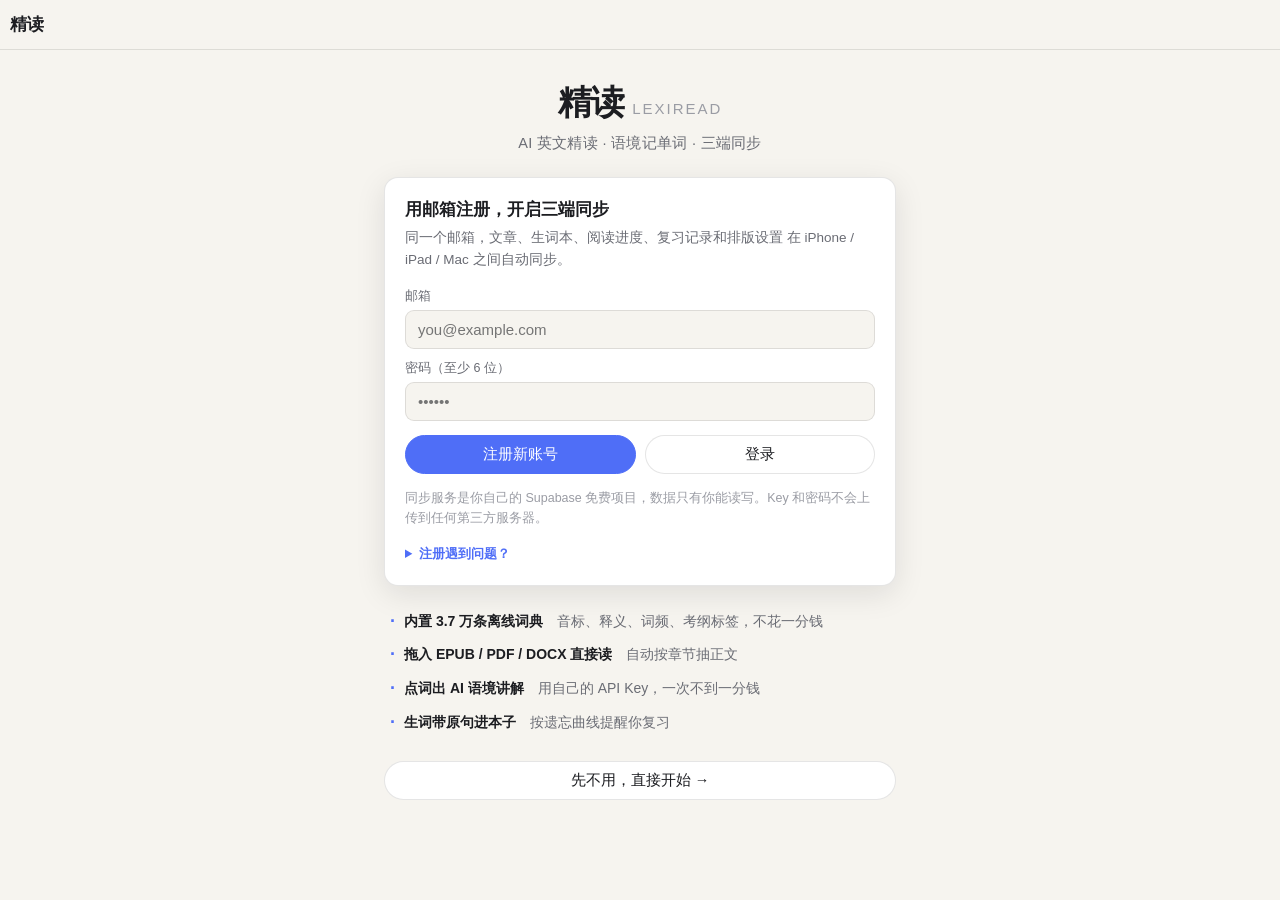
<file: index.html>
<!doctype html>
<html lang="zh-CN">
<head>
<meta charset="utf-8">
<meta name="viewport" content="width=device-width, initial-scale=1, viewport-fit=cover">
<title>精读 LexiRead · AI 英文精读与语境记单词</title>
<meta name="description" content="导入英文文章，点词看 AI 语境讲解、整句翻译与语法拆解，生词连同原句自动进生词本并按遗忘曲线复习。iPhone / iPad / Mac 三端可用。">
<link rel="manifest" href="./manifest.webmanifest">
<link rel="apple-touch-icon" href="./icons/apple-touch-icon.png">
<link rel="icon" href="./icons/favicon.svg" type="image/svg+xml">
<meta name="apple-mobile-web-app-capable" content="yes">
<meta name="mobile-web-app-capable" content="yes">
<meta name="apple-mobile-web-app-status-bar-style" content="black-translucent">
<meta name="apple-mobile-web-app-title" content="精读">
<meta name="theme-color" content="#12141c" media="(prefers-color-scheme: dark)">
<meta name="theme-color" content="#f6f4ef" media="(prefers-color-scheme: light)">
<link rel="stylesheet" href="./styles.css">
<script src="./config.js"></script>
</head>
<body>

<!-- ─────────────  顶栏  ───────────── -->
<header id="topbar">
  <button class="icon-btn" id="btn-back" hidden aria-label="返回">‹</button>
  <div class="tb-title" id="tb-title">精读</div>
  <div class="tb-right" id="tb-right">
    <span class="sync-dot" id="dict-dot" title="词典状态"></span>
    <button class="icon-btn sync-btn" id="btn-sync" hidden aria-label="同步">☁</button>
    <button class="icon-btn" id="btn-theme" aria-label="切换主题">◐</button>
    <button class="icon-btn" id="btn-settings" aria-label="设置">⚙</button>
  </div>
</header>

<main id="main">

  <!-- ─────────────  欢迎 / 注册  ───────────── -->
  <section class="view" id="view-welcome">
    <div class="wc-wrap">
      <div class="wc-hero">
        <h1>精读 <span class="hero-en">LexiRead</span></h1>
        <p>AI 英文精读 · 语境记单词 · 三端同步</p>
      </div>
      <div id="welcome-card"></div>
      <ul class="wc-points">
        <li><b>内置 3.7 万条离线词典</b>　音标、释义、词频、考纲标签，不花一分钱</li>
        <li><b>拖入 EPUB / PDF / DOCX 直接读</b>　自动按章节抽正文</li>
        <li><b>点词出 AI 语境讲解</b>　用自己的 API Key，一次不到一分钱</li>
        <li><b>生词带原句进本子</b>　按遗忘曲线提醒你复习</li>
      </ul>
      <button class="btn wc-skip" data-action="welcome-skip">先不用，直接开始 →</button>
      <p class="hint" id="welcome-ver" style="text-align:center;margin-top:12px"></p>
    </div>
  </section>

  <!-- ─────────────  书架  ───────────── -->
  <section class="view" id="view-library">
    <div class="hero">
      <h1>精读 <span class="hero-en">LexiRead</span></h1>
      <p class="hero-sub">粘贴一篇英文，点词即得 AI 语境讲解 · 生词自动带原句入库</p>
      <div class="hero-actions">
        <button class="btn primary" data-action="new-article">＋ 导入文章</button>
        <button class="btn" data-action="go-vocab">生词本 <b id="lib-due-badge" class="badge" hidden>0</b></button>
      </div>
    </div>
    <div class="stats" id="lib-stats"></div>
    <h2 class="sec-title">我的文章</h2>
    <div id="article-list" class="card-list"></div>
  </section>

  <!-- ─────────────  阅读器  ───────────── -->
  <section class="view" id="view-reader">
    <div id="reader-head" class="reader-head">
      <div class="rh-bar">
        <button class="rh-nav" data-action="page-prev" aria-label="上一页">‹</button>
        <div class="rh-titles" data-action="toggle-tools">
          <h1 id="reader-title"></h1>
          <div class="rh-sub" id="reader-sub"></div>
        </div>
        <button class="rh-nav" data-action="page-next" aria-label="下一页">›</button>
      </div>
      <div class="reader-meta" id="reader-meta"></div>
      <div class="reader-tools" id="reader-tools">
        <button class="tool" data-action="tts-play">🔊 朗读</button>
        <button class="tool" data-action="tts-stop">⏹ 停止</button>
        <button class="tool" data-action="toggle-translation" title="只翻当前这一页（想翻整篇点「译全篇」）">中 译文</button>
        <button class="tool" data-action="translate-article" title="整篇翻译：长文会先确认，已翻过的段落不重复收费">译全篇</button>
        <button class="tool" data-action="toggle-annotate" title="生词注释：连点循环切换 关闭 → 六级以上 → 考研以上 → 托福/雅思以上">A 注释</button>
        <button class="tool" data-action="article-guide" title="AI 生成中英双语核心要点 + 大意 + 难度 + 亮点">✨ 导读</button>
        <button class="tool" data-action="toc" title="章节目录，点击跳转">☰ 目录</button>
        <button class="tool" data-action="toggle-fullscreen" title="全屏（iOS Safari 会退化为专注模式）">⛶ 全屏</button>
        <button class="tool" data-action="toggle-focus" title="专注模式：隐藏所有工具栏">◎ 专注</button>
        <button class="tool" data-action="reader-settings">Aa 排版</button>
      </div>
    </div>
    <div id="tr-progress" hidden></div>
    <div id="reader-viewport">
      <article id="reader-body" class="reader-body" lang="en"></article>
    </div>
    <div id="reader-end" class="reader-end"></div>
    <div id="reader-foot" hidden>
      <button class="rf-nav" data-action="page-prev" aria-label="上一页">‹</button>
      <span id="reader-page">1 / 1</span>
      <button class="rf-nav" data-action="page-next" aria-label="下一页">›</button>
    </div>
  </section>

  <!-- ─────────────  生词本  ───────────── -->
  <section class="view" id="view-vocab">
    <div class="seg" id="vocab-seg">
      <button class="seg-btn is-on" data-filter="all">全部</button>
      <button class="seg-btn" data-filter="due">待复习</button>
      <button class="seg-btn" data-filter="learning">学习中</button>
      <button class="seg-btn" data-filter="mastered">已掌握</button>
    </div>
    <div class="row-actions">
      <button class="btn primary" data-action="start-review">开始复习 <b id="due-count" class="badge" hidden>0</b></button>
      <button class="btn" data-action="vocab-anki">导出 Anki</button>
      <button class="btn" data-action="vocab-export">备份全部数据</button>
    </div>
    <div id="vocab-list" class="card-list"></div>
  </section>

  <!-- ─────────────  复习  ───────────── -->
  <section class="view" id="view-review">
    <div class="review-wrap">
      <div class="review-progress"><div id="review-bar"></div></div>
      <div class="review-card" id="review-card">
        <div class="rc-word" id="rc-word"></div>
        <div class="rc-phon" id="rc-phon"></div>
        <button class="btn" id="rc-speak">🔊 听发音</button>
        <div class="rc-cloze" id="rc-cloze"></div>
        <div class="rc-answer" id="rc-answer" hidden></div>
        <button class="btn primary big" id="rc-reveal">显示答案</button>
        <div class="rc-grades" id="rc-grades" hidden>
          <button class="grade g1" data-grade="1">忘记 <i>&lt;1天</i></button>
          <button class="grade g2" data-grade="2">模糊 <i id="g2i"></i></button>
          <button class="grade g3" data-grade="3">记得 <i id="g3i"></i></button>
          <button class="grade g4" data-grade="4">太简单 <i id="g4i"></i></button>
        </div>
      </div>
      <div class="review-foot" id="review-foot"></div>
    </div>
  </section>

  <!-- ─────────────  设置  ───────────── -->
  <section class="view" id="view-settings">
    <div class="set-group" id="sync-group">
      <h2>快捷键</h2>
      <div class="kbd-list">
        <div><b class="kbd">A</b> 加入生词本 / 移出（查词面板打开时）</div>
        <div><b class="kbd">P</b> 朗读这个词 / 这句话</div>
        <div><b class="kbd">Esc</b> 关闭查词面板；再按一次回到书架</div>
        <div><b class="kbd">← →</b> 上一页 / 下一页（翻页模式）</div>
        <div><b class="kbd">↑ ↓</b> 上下滚动一栏</div>
        <div><b class="kbd">空格</b> 下一页（翻页模式）</div>
      </div>

      <h2>账号与同步</h2>
      <div id="sync-body"></div>
    </div>

    <div class="set-group">
      <h2>AI 引擎</h2>
      <p class="hint">填写你自己的 API Key，费用直接算在你自己的账号上（DeepSeek 记单词这点用量约几分钱/月）。Key 只存在本机浏览器里，不会上传到任何第三方服务器。</p>
      <label class="field"><span>接口地址</span>
        <input id="set-baseurl" type="url" inputmode="url" autocomplete="off" spellcheck="false" placeholder="https://api.deepseek.com">
      </label>
      <p class="hint" style="margin:-2px 0 12px">常用地址：
        DeepSeek 官方 <code>https://api.deepseek.com</code> ·
        OpenAI <code>https://api.openai.com/v1</code> ·
        第三方网关（New API / One API）一般要填到 <code>/v1</code> 为止，例如 <code>https://你的域名/v1</code>。
        填错了应用会自动再试一次加 <code>/v1</code> 的地址。</p>
      <label class="field"><span>API Key</span>
        <input id="set-apikey" type="password" autocomplete="off" spellcheck="false" placeholder="sk-...">
      </label>
      <label class="field"><span>模型</span>
        <input id="set-model" type="text" autocomplete="off" spellcheck="false" placeholder="deepseek-chat">
      </label>
      <div class="row-actions">
        <button class="btn primary" data-action="save-ai">保存</button>
        <button class="btn" data-action="test-ai">测试连接</button>
      </div>
      <div class="test-out" id="test-out" hidden></div>
    </div>

    <div class="set-group">
      <h2>阅读排版</h2>
      <label class="field range"><span>字号</span><input id="set-fontsize" type="range" min="14" max="30" step="1"><b id="set-fontsize-v"></b></label>
      <label class="field range"><span>行距</span><input id="set-lineheight" type="range" min="140" max="260" step="5"><b id="set-lineheight-v"></b></label>
      <label class="field range"><span>版心</span><input id="set-width" type="range" min="520" max="1000" step="20"><b id="set-width-v"></b></label>
      <label class="field"><span>字体</span>
        <select id="set-font">
          <option value="serif">衬线（易读）</option>
          <option value="sans">无衬线</option>
          <option value="mono">等宽</option>
        </select>
      </label>
      <label class="field"><span>主题</span>
        <select id="set-theme">
          <option value="auto">跟随系统</option>
          <option value="light">明亮</option>
          <option value="sepia">纸黄</option>
          <option value="dark">暗色</option>
        </select>
      </label>
      <label class="field"><span>阅读方式</span>
        <select id="set-mode">
          <option value="page">翻页（像书一样）</option>
          <option value="scroll">滚动</option>
        </select>
      </label>
      <label class="field"><span>分栏</span>
        <select id="set-columns">
          <option value="auto">自动（宽屏两栏）</option>
          <option value="one">始终一栏</option>
        </select>
      </label>
      <label class="field"><span>段落</span>
        <select id="set-para">
          <option value="book">书籍（首行缩进，段间紧凑）</option>
          <option value="web">网页（段间空行，不缩进）</option>
        </select>
      </label>
      <label class="field"><span>两端对齐</span>
        <input id="set-justify" type="checkbox">
      </label>
      <label class="field"><span>显示中文译文（对照阅读）</span>
        <input id="set-translation" type="checkbox">
      </label>
      <label class="field"><span>生词注释</span>
        <select id="set-annotate">
          <option value="off">关闭</option>
          <option value="cet4">四级以上的词都标释义</option>
          <option value="cet6">六级以上</option>
          <option value="ky">考研以上</option>
          <option value="toefl">托福 / 雅思以上</option>
          <option value="gre">GRE</option>
        </select>
      </label>
      <label class="field"><span>注释里带音标</span>
        <input id="set-anno-phon" type="checkbox">
      </label>
      <label class="field"><span>把 AI 配置同步到其它设备</span>
        <input id="set-sync-ai" type="checkbox">
      </label>
      <p class="hint">打开后，Base URL / 模型 / API Key 会随账号同步到你的 iPhone、iPad。
      这些内容存在你自己的 Supabase 里，只有你能读。默认关闭。</p>
      <label class="field"><span>点词后自动请求 AI 讲解</span>
        <input id="set-autoai" type="checkbox">
      </label>
    </div>

    <div class="set-group">
      <h2>朗读</h2>
      <label class="field"><span>语速</span><input id="set-rate" type="range" min="50" max="150" step="5"><b id="set-rate-v"></b></label>
      <label class="field"><span>音色</span><select id="set-voice"></select></label>
      <p class="hint" id="voice-hint" style="margin:6px 0 0"></p>
    </div>

    <div class="set-group">
      <h2>数据</h2>
      <p class="hint" id="storage-hint"></p>
      <div class="row-actions">
        <button class="btn" data-action="vocab-export">导出全部数据</button>
        <button class="btn" data-action="data-import">导入数据</button>
        <button class="btn danger" data-action="data-wipe">清空所有数据</button>
      </div>
      <input type="file" id="file-import" accept="application/json,.json" hidden>
    </div>

    <div class="set-group">
      <h2>关于</h2>
      <p class="hint">
        精读 LexiRead 是一个纯本地的 PWA：没有服务器、没有账号、没有订阅。
        在 iPhone / iPad 上用 Safari「分享 → 添加到主屏幕」即成为全屏 App；在 Mac 的 Safari 里「文件 → 添加到程序坞」同样得到独立窗口。
        <br><br>
        词典数据来自开源项目 <a href="https://github.com/skywind3000/ECDICT" target="_blank" rel="noopener">ECDICT</a>（MIT）。
      </p>
      <div class="row-actions">
        <button class="btn" data-action="reload-dict">重新加载词典</button>
        <button class="btn" data-action="check-update">检查更新</button>
      </div>
      <p class="hint" id="version-hint"></p>
    </div>
  </section>

</main>

<!-- ─────────────  底部导航  ───────────── -->
<nav id="tabbar">
  <button class="tab is-on" data-tab="library"><i>📚</i><span>书架</span></button>
  <button class="tab" data-tab="vocab"><i>🗂</i><span>生词本</span><b class="dot" id="tab-due" hidden></b></button>
  <button class="tab" data-tab="settings"><i>⚙️</i><span>设置</span></button>
</nav>

<!-- ─────────────  详情面板（点词 / 句子）  ───────────── -->
<div id="scrim" hidden></div>
<aside id="panel" hidden aria-live="polite">
  <div class="panel-grip"></div>
  <div class="panel-head">
    <div class="ph-main">
      <div class="ph-word" id="ph-word"></div>
      <div class="ph-sub" id="ph-sub"></div>
    </div>
    <div class="ph-actions">
      <button class="icon-btn" id="ph-speak" aria-label="发音">🔊</button>
      <button class="icon-btn" id="ph-close" aria-label="关闭">✕</button>
    </div>
  </div>
  <div class="panel-body" id="panel-body"></div>
  <div class="panel-foot" id="panel-foot"></div>
</aside>

<!-- ─────────────  模态：新建文章  ───────────── -->
<div id="modal" hidden>
  <div class="modal-card" id="modal-card"></div>
</div>

<div id="toast" hidden></div>

<!-- 拖拽文件到窗口任意位置时的提示 -->
<div id="drop-hint" hidden>
  <div class="dh-card">
    <div class="dh-icon">📥</div>
    <div class="dh-main">松手即可导入</div>
    <div class="dh-sub">EPUB · PDF · DOCX · TXT · Markdown · HTML</div>
  </div>
</div>

<script type="module" src="./src/app.js"></script>
</body>
</html>
</file>
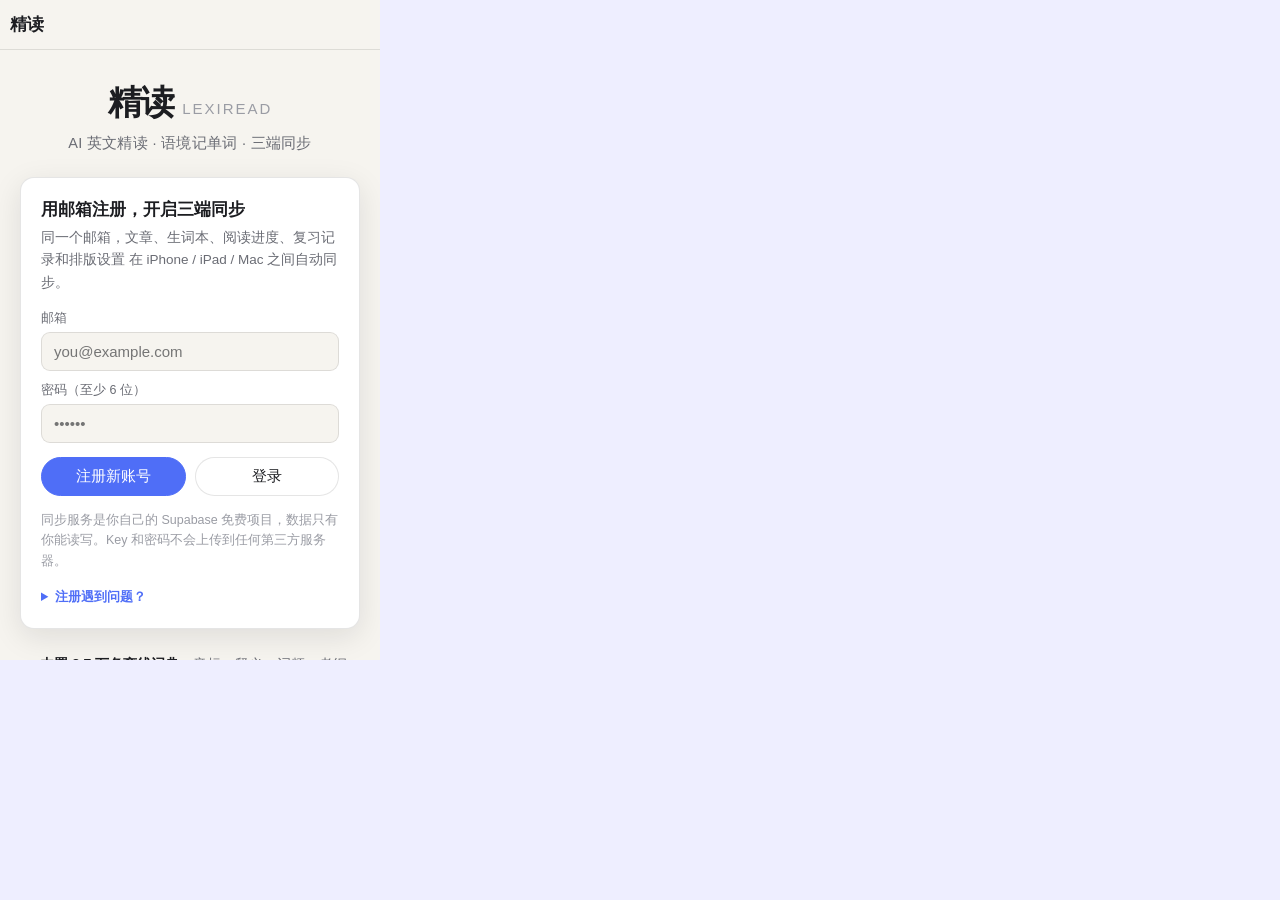
<file: tests/device.html>
<!doctype html>
<html lang="zh-CN">
<head>
<meta charset="utf-8">
<title>LexiRead 设备桥</title>
<style>html,body{margin:0;background:#eef}iframe{border:0;display:block}</style>
</head>
<body>
<iframe id="app" src="/index.html?nosw=1" width="380" height="660"></iframe>
<script>
/* 测试用「设备」：本页和 App 同源，所以能操作它；
   再通过 postMessage 让跨源的父亲页面也能远程指挥这台"设备"。 */
const frame = document.getElementById('app');
const W = () => frame.contentWindow, D = () => frame.contentDocument;
const sleep = ms => new Promise(r => setTimeout(r, ms));
const loadEvt = () => new Promise(r => frame.addEventListener('load', r, { once: true }));

async function waitReady(ms = 30000) {
  const t0 = Date.now();
  while (Date.now() - t0 < ms) {
    try { if (D().body.dataset.ready === '1') return true; } catch {}
    await sleep(80);
  }
  let diag = '';
  try {
    diag = JSON.stringify({
      href: W().location.href, title: D().title, rs: D().readyState,
      hasSync: !!W().__lexisync, dy: W().__lexisync ? 'y' : 'n',
      ready: D().body ? D().body.dataset.ready : null,
      len: D().body ? D().body.innerHTML.length : -1,
      err: W().__err || null,
      pre: W().__pre || null,
      moduleRan: W().__module || null,
      ph: (D().querySelector('#article-list') || {}).textContent ? D().querySelector('#article-list').textContent.slice(0, 16) : '',
    });
  } catch (e) { diag = 'diag失败 ' + e.message; }
  throw new Error('设备未就绪 ' + diag);
}

window.addEventListener('message', async e => {
  const m = e.data;
  if (!m || m.__lexi !== 'cmd') return;
  const reply = p => { try { e.source.postMessage({ __lexi: 'res', id: m.id, ...p }, '*'); } catch {} };
  try {
    let out = null;
    if (m.cmd === 'eval') {
      out = W().eval(m.code);
      if (out && typeof out.then === 'function') out = await out;
    } else if (m.cmd === 'setSync') {
      W().localStorage.setItem('lexiread.sync', JSON.stringify(m.value));
      out = true;
    } else if (m.cmd === 'reload') {
      frame.src = '/index.html?nosw=1' + (m.hash || '');
      await loadEvt();
      await waitReady();
      out = true;
    } else if (m.cmd === 'ready') {
      try {
        await waitReady(m.timeout || 30000);
      } catch (e) {
        reply({ ok: false, error: e.message });
        return;
      }
      out = true;
    }
    reply({ ok: true, value: out === undefined ? null : out });
  } catch (err) {
    reply({ ok: false, error: String((err && err.message) || err) });
  }
});

(async () => {
  await loadEvt();
  await waitReady().catch(() => {});
  try { parent.postMessage({ __lexi: 'ready', origin: location.origin }, '*'); } catch {}
})();
</script>
</body>
</html>
</file>
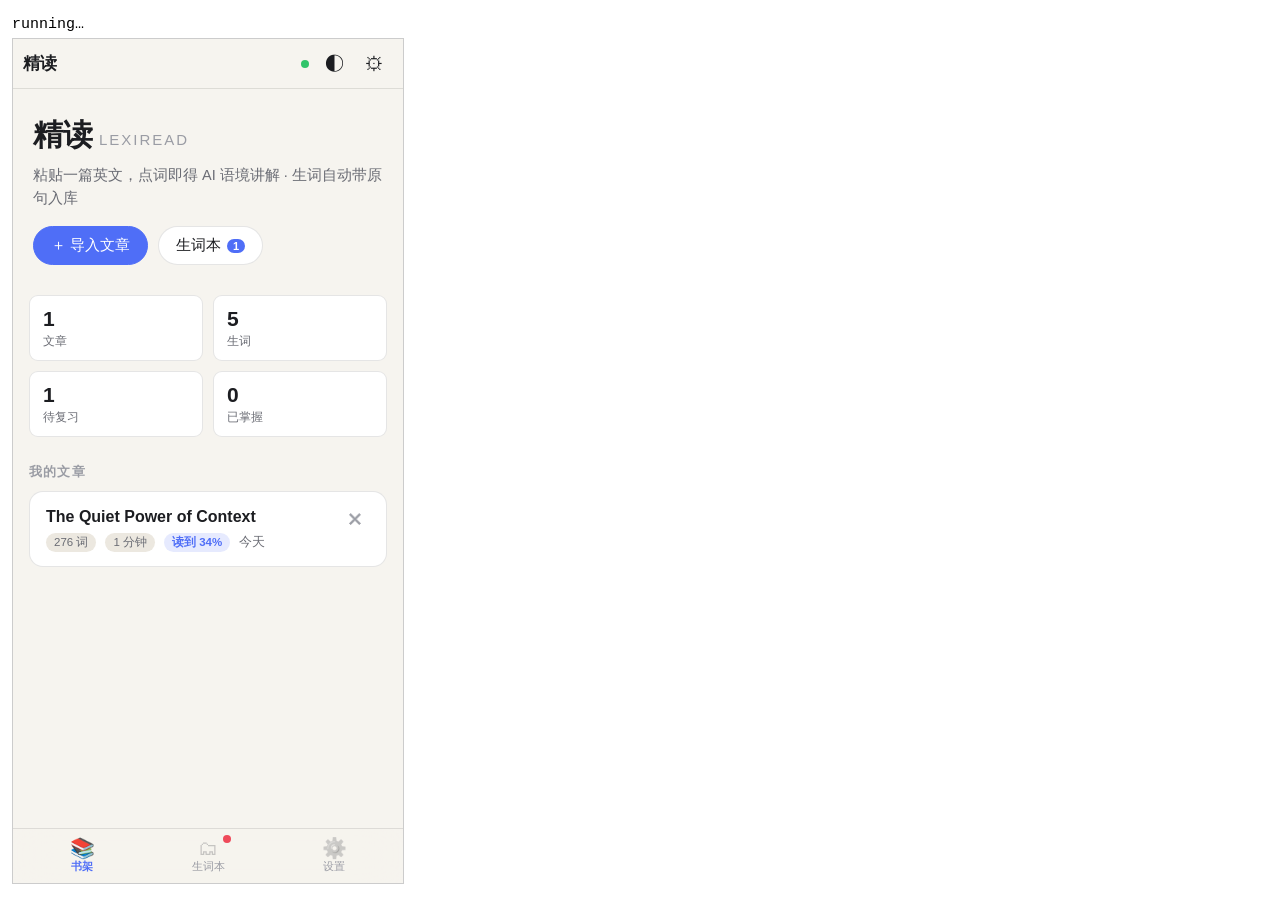
<file: tests/smoke.html>
<!doctype html>
<html lang="zh-CN">
<head>
<meta charset="utf-8">
<title>LexiRead smoke test</title>
<script>
  window.__errs = [];
  window.__posted = false;
  addEventListener('error', e => window.__errs.push('error: ' + (e.message || e.error)));
  addEventListener('unhandledrejection', e => window.__errs.push('reject: ' + ((e.reason && e.reason.message) || e.reason)));
  // 看门狗：模块脚本若中途抛错，这里兜底把已收集到的信息报回去
  setTimeout(() => {
    if (window.__posted) return;
    fetch('/__results', { method: 'POST', headers: { 'Content-Type': 'application/json' },
      body: JSON.stringify({ results: window.__partial || [], errors: window.__errs.concat(['watchdog: 测试脚本未跑完']) }) })
      .catch(() => {});
  }, 25000);
</script>
<style>
  body{ font: 15px/1.75 ui-monospace, monospace; margin:0; padding:12px; }
  iframe{ width:390px; height:844px; border:1px solid #ccc; background:#fff; }
  .pass{ color:#0a0 } .fail{ color:#c00; font-weight:700 }
  pre{ white-space:pre-wrap }
</style>
</head>
<body>
<div id="out">running…</div>
<iframe id="app" src="../index.html"></iframe>
<script type="module">
const results = [];
window.__partial = results;
const t = (name, fn) => { try { const r = fn(); results.push([r === true, name, r === true ? '' : String(r)]); } catch (e) { results.push([false, name, e.message]); } };
const ta = async (name, fn) => { try { const r = await fn(); results.push([r === true, name, r === true ? '' : String(r)]); } catch (e) { results.push([false, name, e.message]); } };

/* ── 纯逻辑单元测试 ── */
const { parseArticle, splitSentences, tokenize } = await import('../src/text.js');
const srs = await import('../src/srs.js');
const ui = await import('../src/ui.js');
const dict = await import('../src/dict.js');

t('splitSentences 基本拆分', () => {
  const s = splitSentences('He ran fast. She walked home! Did you see it? Yes.');
  return s.length === 4 || JSON.stringify(s);
});
t('splitSentences 不拆 Mr.', () => {
  const s = splitSentences('Mr. Smith went to Washington. He liked it.');
  return s.length === 2 || JSON.stringify(s);
});
t('splitSentences 处理引号结尾', () => {
  const s = splitSentences('"Stop!" he shouted. Then he left.');
  return JSON.stringify(s) === JSON.stringify(['"Stop!"', 'he shouted.', 'Then he left.']) || JSON.stringify(s);
});
t('tokenize 保留标点与所有格', () => {
  const tk = tokenize("It's a well-known fact, isn't it?");
  const words = tk.filter(x => x.k === 'w').map(x => x.w);
  return JSON.stringify(words) === JSON.stringify(["it's", 'a', 'well-known', 'fact', "isn't", 'it']) || JSON.stringify(words);
});
t('parseArticle 段落与句子', () => {
  const p = parseArticle('Title Line\n\nFirst sentence here. Second one follows.\n\nAnother paragraph now.', 'x');
  const got = { b: p.blocks.length, s: p.sentences.length, w: p.words };
  return (got.b === 3 && got.s === 4 && got.w === 11) || JSON.stringify(got);
});
t('parseArticle 合并硬回车折行', () => {
  const p = parseArticle('This is a hard\nwrapped line that\ncontinues here.\n\nNew para.', 'x');
  return (p.blocks.length === 2 && p.sentences.length === 2) || JSON.stringify({ b: p.blocks.length, s: p.sentences.length, first: p.sentences[0]?.text });
});
t('parseArticle 剥离 HTML', () => {
  const p = parseArticle('<p>Hello <b>world</b>.</p><p>Second para.</p>', 'x');
  return (!/</.test(p.sentences.map(s => s.text).join(' '))) || p.sentences.map(s => s.text).join('|');
});
t('srs 首次「记得」= 1 天', () => {
  const c = srs.newCard('test');
  srs.apply(c, 3, 1000000);
  return Math.round((c.due - 1000000) / 86400000) === 1 || c.due - 1000000;
});
t('srs 连续「记得」间隔递增', () => {
  const c = srs.newCard('test');
  const now = 1000000;
  srs.apply(c, 3, now); const i1 = c.interval;
  srs.apply(c, 3, now); const i2 = c.interval;
  srs.apply(c, 3, now); const i3 = c.interval;
  return (i1 < i2 && i2 < i3) || [i1, i2, i3];
});
t('srs 「忘记」重置', () => {
  const c = srs.newCard('test');
  srs.apply(c, 3, 1000000); srs.apply(c, 3, 1000000);
  srs.apply(c, 1, 1000000);
  return (c.reps === 0 && c.interval === 0 && c.lapses === 1) || JSON.stringify(c);
});
t('ui.splitSenses 解析词性', () => {
  const s = ui.splitSenses('n. 上下文, 背景；vt. 使运行；a. 微妙的');
  return (s.length === 3 && s[0].pos === 'n.' && s[1].pos === 'vt.' && s[2].pos === 'adj.') || JSON.stringify(s);
});
t('ui.clozeSentence 挖空', () => {
  const out = ui.clozeSentence('The context matters a lot.', 'context');
  return (/<em>/.test(out) && !/context/.test(out)) || out;
});
t('ui.highlightWord 高亮', () => {
  const out = ui.highlightWord('The context matters.', 'context');
  return /<em>context<\/em>/.test(out) || out;
});

/* ── 词典 ── */
await ta('词典加载', async () => {
  const m = await dict.load();
  return m.count > 30000 || JSON.stringify(m);
});
t('词典查 context', () => {
  const r = dict.lookup('context');
  return !!(r && r.exact && /上下文|语境/.test(r.translation) && r.phonetic) || JSON.stringify(r);
});
t('词典还原 mystifying → mystify（词典无此形）', () => {
  const r = dict.lookup('mystifying');
  return !!(r && r.matched === 'mystify' && !r.exact) || JSON.stringify(r);
});
t('词典还原 outperformed → outperform', () => {
  const r = dict.lookup('outperformed');
  return !!(r && r.matched === 'outperform' && !r.exact) || JSON.stringify(r);
});
t('词典还原 micromanaging → micromanage', () => {
  const r = dict.lookup('micromanaging');
  return !!(r && r.matched === 'micromanage' && !r.exact) || JSON.stringify(r);
});
t('词典还原 went → go', () => {
  const r = dict.lookup('went');
  return !!(r && r.matched === 'go') || JSON.stringify(r);
});
t('词典还原 children → child（同形词给出原形提示）', () => {
  const r = dict.lookup('children');
  return !!(r && r.exact && r.lemma === 'child') || JSON.stringify(r);
});
t('词典还原 studies → study（原形提示）', () => {
  const r = dict.lookup('studies');
  return !!(r && r.exact && r.lemma === 'study') || JSON.stringify(r);
});
t('词典还原 stopped → stop（原形提示）', () => {
  const r = dict.lookup('stopped');
  return !!(r && r.exact && r.lemma === 'stop') || JSON.stringify(r);
});
t('词典对正常词不误报原形', () => {
  const r = dict.lookup('context');
  return !!(r && r.exact && !r.lemma) || JSON.stringify(r);
});
t('词典查不存在的词返回 null', () => dict.lookup('zzzqqxx') === null);

/* ── IndexedDB ── */
const db = await import('../src/db.js');
await ta('IndexedDB 读写', async () => {
  await db.clear('kv');
  await db.put('kv', { k: 'test', v: 42 });
  const r = await db.get('kv', 'test');
  return r && r.v === 42 ? true : JSON.stringify(r);
});
await ta('vocab 存入并读回', async () => {
  await db.clear('vocab');
  await db.put('vocab', { word: 'ephemeral', reps: 2, due: Date.now() });
  const all = await db.all('vocab');
  await db.clear('vocab');
  return all.length === 1 && all[0].word === 'ephemeral' ? true : JSON.stringify(all);
});

/* ── 布局检测：在 iframe 里检查横向溢出 ── */
const frame = document.getElementById('app');
await new Promise(r => {
  frame.addEventListener('load', () => r(), { once: true });
  setTimeout(r, 6000);
});
await new Promise(r => setTimeout(r, 3000));
let overflow = [];
let dims = {};
try {
  const d = frame.contentDocument, w = frame.contentWindow;
  dims = { inner: w.innerWidth, scroll: d.documentElement.scrollWidth, body: d.body.scrollWidth };
  const cw = d.documentElement.clientWidth;
  d.querySelectorAll('body *').forEach(el => {
    if (el.closest('#panel') || el.closest('#modal')) return;
    const cs = w.getComputedStyle(el);
    if (cs.display === 'none' || cs.position === 'fixed') return;
    const r = el.getBoundingClientRect();
    if (r.width > 0 && (r.right > cw + 1 || r.left < -1)) {
      overflow.push(`${el.tagName.toLowerCase()}${el.id ? '#' + el.id : ''}${el.className && typeof el.className === 'string' ? '.' + el.className.split(' ').join('.') : ''} L${Math.round(r.left)} R${Math.round(r.right)}`);
    }
  });
} catch (e) { overflow = ['ERR ' + e.message]; }
results.push([overflow.length === 0 && dims.scroll <= dims.inner, '无横向溢出 @390px', JSON.stringify({ dims, overflow: overflow.slice(0, 8) })]);

/* ── 输出 ── */
/* 词形还原要挑最常用的候选：comes 应该是 come，不是 com（缩写） */
try {
  // 注意：running / building 这类本身就是独立词条，返回自身是正确的，不算用例
  const cases = [['comes', 'come'], ['words', 'word'], ['easier', 'easy'],
                 ['studies', 'study'], ['cities', 'city'], ['babies', 'baby'],
                 ['memorizing', 'memorize'], ['acquires', 'acquire']];
  const got = cases.map(([w]) => w + '→' + (dict.resolveBase(w) || '?'));
  const bad = cases.filter(([w, want]) => dict.resolveBase(w) !== want);
  results.push([bad.length === 0, '词形还原挑最常用候选（comes→come，不是缩写 com）', JSON.stringify(got)]);
} catch (e) {
  results.push([false, '词形还原挑最常用候选（comes→come，不是缩写 com）', 'ERR ' + e.message]);
}

const pass = results.filter(r => r[0]).length;
document.getElementById('out').innerHTML =
  `<h3>${pass}/${results.length} 通过</h3>` +
  results.map(([ok, name, info]) =>
    `<div class="${ok ? 'pass' : 'fail'}">${ok ? '✓' : '✗'} ${name}${info ? ' <span style="color:#888">→ ' + info.replace(/</g, '&lt;') + '</span>' : ''}</div>`
  ).join('');
document.title = `SMOKE ${pass}/${results.length}`;

try {
  window.__posted = true;
  await fetch('/__results', {
    method: 'POST',
    headers: { 'Content-Type': 'application/json' },
    body: JSON.stringify({ results, errors: window.__errs || [] }),
  });
} catch (e) { /* 忽略 */ }
</script>
</body>
</html>
</file>
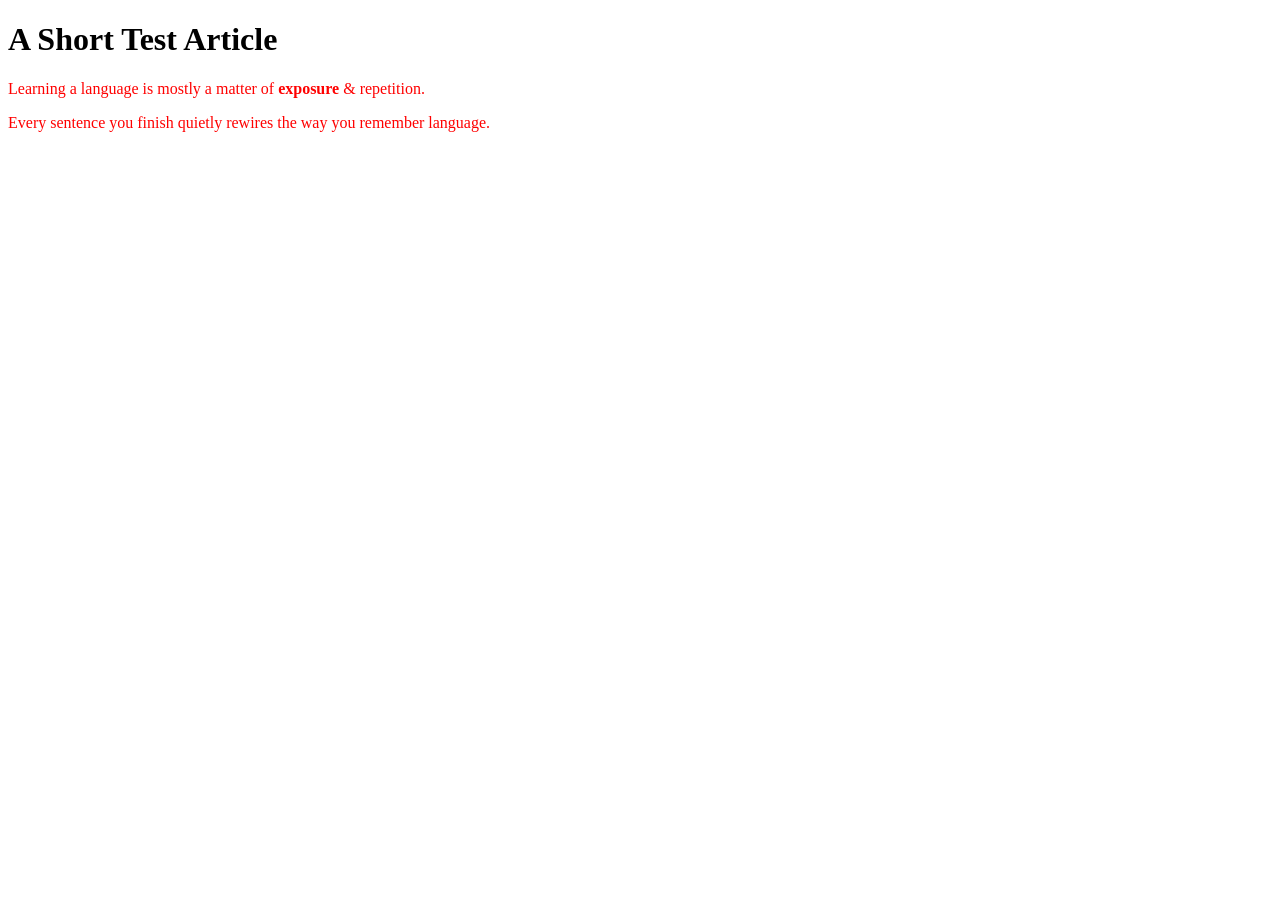
<file: tests/fixtures/sample.html>
<!doctype html><html><head><title>Test</title><style>p{color:red}</style></head>
<body><h1>A Short Test Article</h1>
<p>Learning a language is mostly a matter of <b>exposure</b> &amp; repetition.</p>
<p>Every sentence you finish quietly rewires the way you remember&nbsp;language.</p>
<script>console.log('should be stripped')</script>
</body></html>
</file>
<file: styles.css>
/* ────────────────────────────────────────────────
   精读 LexiRead — 样式
   ──────────────────────────────────────────────── */

:root{
  --sb-h: 0px;                    /* 安全区高度，由 JS 注入 */
  --radius: 14px;
  --radius-sm: 9px;
  --ff-serif: "New York", "Songti SC", "Source Han Serif SC", Georgia, "Times New Roman", serif;
  --ff-sans: -apple-system, BlinkMacSystemFont, "SF Pro SC", "PingFang SC", "Helvetica Neue", Arial, sans-serif;
  --ff-mono: ui-monospace, "SF Mono", Menlo, Consolas, monospace;
  --ff: var(--ff-serif);
  --fs: 20px;
  --lh: 1.95;
  --measure: 680px;
  --accent: #4f6ef7;
  --accent-soft: rgba(79,110,247,.14);
  --mark: rgba(255,214,0,.42);

  --bg: #f6f4ef;
  --bg-elev: #ffffff;
  --bg-sunk: #ece8e0;
  --fg: #1c1d21;
  --fg-dim: #6a6c74;
  --fg-faint: #9a9ca4;
  --line: rgba(0,0,0,.10);
  --shadow: 0 8px 30px rgba(20,20,30,.10);
  --shadow-lg: 0 18px 60px rgba(20,20,30,.22);
}
[data-theme="dark"]{
  --accent: #7d93ff;
  --accent-soft: rgba(125,147,255,.18);
  --mark: rgba(255,214,0,.28);
  --bg: #12141c;
  --bg-elev: #1b1e28;
  --bg-sunk: #0d0f16;
  --fg: #e9eaf0;
  --fg-dim: #a0a3b1;
  --fg-faint: #6d7183;
  --line: rgba(255,255,255,.12);
  --shadow: 0 8px 30px rgba(0,0,0,.5);
  --shadow-lg: 0 18px 60px rgba(0,0,0,.6);
}
[data-theme="sepia"]{
  --bg: #f4ecd8; --bg-elev: #fbf5e6; --bg-sunk: #e9dfc6;
  --fg: #3b3327; --fg-dim: #7a6d58; --fg-faint: #a2957e;
  --line: rgba(90,70,40,.16);
  --accent: #9a6b2f;
  --accent-soft: rgba(154,107,47,.16);
}

*{ box-sizing: border-box; -webkit-tap-highlight-color: transparent; }
html,body{ margin:0; padding:0; height:100%; }
body{
  font-family: var(--ff-sans);
  background: var(--bg);
  color: var(--fg);
  overscroll-behavior-y: none;
  -webkit-font-smoothing: antialiased;
  text-rendering: optimizeLegibility;
}
button{ font-family: inherit; color: inherit; cursor: pointer; }
input,select,textarea{ font-family: inherit; font-size: 16px; }
a{ color: var(--accent); }
[hidden]{ display: none !important; }

/* ── 顶栏 ── */
#topbar{
  position: fixed; top:0; left:0; right:0; z-index: 60;
  display:flex; align-items:center; gap:6px;
  height: calc(50px + env(safe-area-inset-top, 0px));
  padding: env(safe-area-inset-top, 0px) 10px 0;
  background: color-mix(in srgb, var(--bg) 82%, transparent);
  backdrop-filter: saturate(180%) blur(20px);
  -webkit-backdrop-filter: saturate(180%) blur(20px);
  border-bottom: 1px solid var(--line);
}
.tb-title{ flex:1; font-weight:650; font-size:17px; letter-spacing:.2px;
  overflow:hidden; text-overflow:ellipsis; white-space:nowrap; }
.tb-right{ display:flex; align-items:center; gap:2px; }
.icon-btn{
  border:none; background:transparent; font-size:19px; line-height:1;
  width:38px; height:38px; border-radius:50%; display:grid; place-items:center;
  transition: background .15s;
}
.icon-btn:hover{ background: var(--accent-soft); }
.icon-btn:active{ transform: scale(.92); }
#btn-back{ font-size:28px; padding-bottom:4px; font-weight:300; }
.sync-dot{ width:8px; height:8px; border-radius:50%; background: var(--fg-faint);
  margin-right:4px; transition: background .3s; }
.sync-dot.ok{ background:#31c46a; }
.sync-dot.busy{ background:#f5a623; animation: pulse 1s infinite; }
.sync-dot.err{ background:#ef4a5a; }
@keyframes pulse{ 50%{ opacity:.25 } }

/* ── 主体 ── */
#main{
  padding-top: calc(50px + env(safe-area-inset-top, 0px));
  padding-bottom: calc(64px + env(safe-area-inset-bottom, 0px));
  min-height:100%;
}
.view{ display:none; max-width: 900px; margin:0 auto; padding: 0 16px; }
.view.is-on{ display:block; animation: fade .22s ease; }
@keyframes fade{ from{opacity:0; transform:translateY(4px)} to{opacity:1;transform:none} }

/* ── 书架 ── */
.hero{ padding: 26px 4px 14px; }
.hero h1{ margin:0; font-size:30px; letter-spacing:-.5px; font-family: var(--ff-serif); }
.hero-en{ font-size:15px; color: var(--fg-faint); font-family: var(--ff-sans);
  letter-spacing:2px; text-transform:uppercase; font-weight:500; }
.hero-sub{ margin:8px 0 16px; color: var(--fg-dim); font-size:14.5px; line-height:1.6; }
.hero-actions{ display:flex; gap:10px; flex-wrap:wrap; }
.stats{ display:grid; grid-template-columns: repeat(auto-fit,minmax(132px,1fr));
  gap:10px; margin:16px 0 6px; }
.stat{ background: var(--bg-elev); border:1px solid var(--line); border-radius: var(--radius-sm);
  padding:11px 13px; }
.stat b{ display:block; font-size:21px; font-weight:700; letter-spacing:-.3px; }
.stat span{ font-size:11.5px; color: var(--fg-dim); }
.sec-title{ font-size:13px; text-transform:uppercase; letter-spacing:1.2px;
  color: var(--fg-faint); margin:26px 0 10px; font-weight:600; }

.btn{
  border:1px solid var(--line); background: var(--bg-elev); color: var(--fg);
  border-radius: 999px; padding: 9px 17px; font-size:14.5px; font-weight:550;
  transition: transform .1s, background .15s, border-color .15s;
  display:inline-flex; align-items:center; gap:6px;
}
.btn:hover{ border-color: var(--accent); }
.btn:active{ transform: scale(.97); }
.btn.primary{ background: var(--accent); border-color: var(--accent); color:#fff; }
.btn.primary:hover{ filter: brightness(1.08); }
.btn.danger{ color:#ef4a5a; border-color: color-mix(in srgb,#ef4a5a 40%, transparent); }
.btn.big{ padding:13px 26px; font-size:16px; width:100%; justify-content:center; }
.btn[disabled]{ opacity:.45; pointer-events:none; }
.badge{ background: var(--accent); color:#fff; border-radius:999px; font-size:11px;
  padding:1px 6px; min-width:17px; text-align:center; font-style:normal; }
.btn.primary .badge{ background: rgba(255,255,255,.28); }
.row-actions{ display:flex; gap:10px; flex-wrap:wrap; margin:12px 0 16px; }

.card-list{ display:flex; flex-direction:column; gap:10px; }
.card{
  background: var(--bg-elev); border:1px solid var(--line); border-radius: var(--radius);
  padding:14px 16px; display:flex; gap:12px; align-items:flex-start;
  transition: border-color .15s, transform .12s;
  position:relative;
}
.card:hover{ border-color: color-mix(in srgb, var(--accent) 50%, var(--line)); }
.card:active{ transform: scale(.99); }
.card-main{ flex:1; min-width:0; }
.card-title{ font-weight:620; font-size:16px; line-height:1.35; margin-bottom:5px;
  display:-webkit-box; -webkit-line-clamp:2; -webkit-box-orient:vertical; overflow:hidden; }
.card-sub{ font-size:12.5px; color: var(--fg-dim); display:flex; gap:9px; flex-wrap:wrap; align-items:center; }
.pill{ background: var(--bg-sunk); border-radius:999px; padding:2px 8px; font-size:11.5px; }
.pill.due{ background: var(--accent-soft); color: var(--accent); font-weight:600; }
.card-x{ border:none; background:transparent; color: var(--fg-faint); font-size:17px;
  width:30px; height:30px; border-radius:50%; flex:none; }
.card-x:hover{ background: rgba(239,74,90,.12); color:#ef4a5a; }
.empty{ text-align:center; color: var(--fg-faint); padding:44px 20px; font-size:14.5px; line-height:1.8; }

/* ── 阅读器 ── */
#view-reader{ max-width: none; padding:0; }
.reader-head{ max-width: var(--measure); margin: 0 auto; padding: 22px 20px 6px; }
.reader-head h1{ font-family: var(--ff-serif); font-size:26px; line-height:1.3;
  margin:0 0 8px; letter-spacing:-.3px; }
.rh-bar{ display:none; }
.rh-nav{ border:none; background:transparent; font-size:26px; line-height:1; color: var(--fg-faint);
  width:34px; height:34px; border-radius:50%; flex:none; }
.rh-nav:hover{ background: var(--accent-soft); color: var(--accent); }
.rh-nav[disabled]{ opacity:.25; pointer-events:none; }
.rh-titles{ flex:1; min-width:0; text-align:center; cursor:pointer; }
.rh-titles h1{ font-family: var(--ff-serif); font-size:15px; font-weight:600; margin:0;
  letter-spacing:0; line-height:1.35; overflow:hidden; text-overflow:ellipsis; white-space:nowrap; }
.rh-sub{ font-size:11.5px; color: var(--fg-faint); margin-top:2px; overflow:hidden;
  text-overflow:ellipsis; white-space:nowrap; }

/* ── 翻页（像书一样）模式 ── */
#reader-viewport{ position: relative; overflow: hidden; }
html[data-mode="page"] #reader-viewport{ margin: 0 auto; }
html[data-mode="page"] .reader-head{
  max-width: none; padding: 6px 12px 4px; border-bottom: 1px solid var(--line); }
html[data-mode="page"] .rh-bar{ display:flex; align-items:center; gap:6px;
  max-width: var(--measure); margin: 0 auto; }
html[data-mode="page"] #reader-title{ font-size:15px; }
html[data-mode="page"] .reader-tools{
  max-width: var(--measure); margin: 6px auto 2px; justify-content:center;
  opacity:1; max-height:none; overflow:visible; flex-wrap:nowrap;
  overflow-x:auto; scrollbar-width:none; padding-bottom:2px; }
html[data-mode="page"] .reader-tools::-webkit-scrollbar{ display:none; }
html[data-mode="page"] .reader-tools .tool{ padding:5px 11px; font-size:12.5px; white-space:nowrap; }
html[data-mode="page"] .reader-meta{ display:none; }
html[data-mode="page"] .reader-body{
  max-width: none; margin: 0; padding: 0; width: 100%; height: 100%;
  box-sizing: border-box; column-fill: auto; overflow: visible;
  transition: transform .22s cubic-bezier(.22,.8,.3,1); will-change: transform; }
/* 标题不要被拆到两栏 */
html[data-mode="page"] .reader-body h2.art-h{ break-inside: avoid-column; -webkit-column-break-inside: avoid; }
html[data-mode="page"] .reader-body blockquote{ break-inside: avoid-column; }
html[data-mode="scroll"] .reader-body{ transition:none; transform:none !important; }
html[data-mode="page"] #reader-end{ display:none; }
body.paged #tabbar{ display:none; }
html[data-mode="page"] #reader-foot{
  position: fixed; left:0; right:0; bottom: 0;
  display:flex; align-items:center; justify-content:center; gap:20px;
  padding: 6px 0 8px; font-size:12.5px; color: var(--fg-faint);
  background: color-mix(in srgb, var(--bg) 88%, transparent); backdrop-filter: blur(14px);
  border-top: 1px solid var(--line); z-index: 40; }
.rf-nav{ border:none; background:transparent; color: var(--fg-dim); font-size:22px;
  width:40px; height:34px; border-radius:10px; }
.rf-nav:hover{ background: var(--accent-soft); color: var(--accent); }
.rf-nav[disabled]{ opacity:.3; pointer-events:none; }
#reader-page{ font-variant-numeric: tabular-nums; min-width: 72px; text-align:center; }
html[data-mode="page"] #main{ padding-bottom: calc(44px + env(safe-area-inset-bottom, 0px)); }
html[data-mode="page"] #reader-viewport{
  padding: 0 var(--padx, 26px); box-sizing: border-box; }
.reader-meta{ font-size:12.5px; color: var(--fg-faint); display:flex; gap:10px; flex-wrap:wrap; }
.reader-tools{ display:flex; gap:8px; margin:14px 0 4px; flex-wrap:wrap; }
.tool{ border:1px solid var(--line); background: var(--bg-elev); border-radius:999px;
  padding:6px 13px; font-size:13px; color: var(--fg-dim); }
.tool:hover{ color: var(--accent); border-color: var(--accent); }
.tool.is-on{ background: var(--accent); border-color: var(--accent); color:#fff; }

.reader-body{
  max-width: var(--measure); margin:0 auto; padding: 6px 20px 12px;
  font-family: var(--ff); font-size: var(--fs); line-height: var(--lh);
  font-kerning: normal;
  font-variant-ligatures: common-ligatures;
  text-rendering: optimizeLegibility;
  hanging-punctuation: first last;
  -webkit-hanging-punctuation: first last;
}
/* 两端对齐 + 自动断词（书籍的关键：右边缘齐整但不出现字距河流） */
html[data-justify="1"] .reader-body{ text-align: justify; text-justify: inter-word;
  hyphens: auto; -webkit-hyphens: auto; }
html[data-justify="0"] .reader-body{ text-align: left; hyphens: manual; -webkit-hyphens: manual; }

/* 段落：书籍式（首行缩进、段间紧凑） */
html[data-para="book"] .reader-body p{ text-indent: 1.6em; margin: 0 0 .2em; }
/* 章节标题后的第一段、引文后的第一段不缩进 —— 纸质书的惯例 */
html[data-para="book"] .reader-body h2.art-h + p,
html[data-para="book"] .reader-body blockquote + p,
html[data-para="book"] .reader-body > p:first-child{ text-indent: 0; }
/* 段落：网页式（不缩进、段间空行） */
html[data-para="web"] .reader-body p{ text-indent: 0; margin: 0 0 1.05em; }

.reader-body .sent{ border-radius:4px; transition: background .2s; }
.reader-body .sent.speaking{ background: var(--accent-soft); box-shadow: 0 0 0 4px var(--accent-soft); }
.reader-body .w{ cursor: pointer; border-radius:4px;
  transition: background .12s, color .12s; }
.reader-body .w:hover{ background: var(--accent-soft); }
.reader-body .w.saved{ box-shadow: inset 0 -2px 0 var(--accent); }
.reader-body .w.active{ background: var(--accent); color:#fff; }
.reader-body .w.hit{ background: var(--mark); }
.reader-body h2.art-h{ font-family: var(--ff); font-size: calc(var(--fs) * 1.24);
  font-weight: 600; line-height: 1.35; letter-spacing: -.012em;
  margin: 2.1em 0 .9em; padding-bottom: .3em;
  border-bottom: 1px solid var(--line); }
.reader-body h2.art-h:first-child{ margin-top: .2em; }
.reader-body blockquote{ margin: 1.15em 0; padding: .1em 0 .1em 1.05em;
  border-left: 3px solid var(--line); color: var(--fg-dim); font-style: italic; }
html[data-para="book"] .reader-body blockquote{ text-indent: 0; }
html[data-para="book"] .reader-body blockquote + p{ text-indent: 0; }
.reader-end{ max-width: var(--measure); margin:0 auto; padding: 30px 20px 70px;
  text-align:center; color: var(--fg-faint); font-size:13.5px; }
body.focus-mode #topbar, body.focus-mode #tabbar, body.focus-mode .reader-meta,
body.focus-mode .reader-tools{ opacity:0; pointer-events:none; }
body.focus-mode #topbar, body.focus-mode #tabbar{ transition: opacity .3s; }

/* ── 分段控件 ── */
.seg{ display:flex; gap:4px; background: var(--bg-sunk); border-radius:999px;
  padding:4px; margin:20px 0 6px; overflow-x:auto; scrollbar-width:none; }
.seg::-webkit-scrollbar{ display:none; }
.seg-btn{ flex:1; white-space:nowrap; border:none; background:transparent; color: var(--fg-dim);
  border-radius:999px; padding:7px 14px; font-size:13.5px; font-weight:550; }
.seg-btn.is-on{ background: var(--bg-elev); color: var(--fg); box-shadow: 0 1px 4px rgba(0,0,0,.10); }

/* ── 面板里可折叠的分组 + 备注框 ── */
.def-label[data-action="toggle-coll"]{
  cursor:pointer; user-select:none; display:flex; align-items:center; gap:6px;
}
.def-label[data-action="toggle-coll"]:hover{ color: var(--accent); }
.def-label .caret{ font-size:10px; opacity:.55; transition: transform .18s; }
.def-block.collapsed .def-label .caret{ transform: rotate(-90deg); }
.def-block.collapsed .def-block-body{ display:none; }
.note-box{
  width:100%; box-sizing:border-box; resize:vertical; min-height:66px;
  background: var(--bg-sunk); color: var(--fg); border:1px solid var(--line);
  border-radius: var(--radius-sm); padding:9px 11px; font-size:13.5px;
  line-height:1.75; font-family: var(--ff-serif);
}
.note-box:focus{ outline:none; border-color: color-mix(in srgb, var(--accent) 55%, var(--line)); }

.kbd-list{ display:flex; flex-direction:column; gap:9px; font-size:13.5px; color: var(--fg-dim); }
.kbd-list .kbd{ background: var(--accent-soft); color: var(--accent); margin:0 8px 0 0; padding:1px 7px; }

/* 按钮上的快捷键提示 */
.kbd{
  display:inline-block; margin-left:5px; padding:0 5px; font-size:10.5px;
  font-weight:600; border-radius:4px; background: color-mix(in srgb, currentColor 16%, transparent);
  opacity:.8; font-family: var(--ff-sans);
}

/* ── 分级注释（ruby 行间注） ── */
.reader-body ruby.w{ ruby-align: center; ruby-position: over; hyphens: none; }
.reader-body ruby.w.anno-mine rt{
  color: color-mix(in srgb, #e8a33d 88%, var(--fg));
  background: color-mix(in srgb, #e8a33d 18%, transparent);
}
.reader-body ruby.w.anno-mine{ text-decoration-color: #e8a33d; }
.tr-block .spk{
  display:inline-block; cursor:pointer; margin-right:6px; font-size:12px;
  opacity:.65; user-select:none; vertical-align:1px;
}
.tr-block .spk:hover{ opacity:1; }
.reader-body ruby.w rt{
  font-family: var(--ff-sans); font-size: 9.5px; line-height: 1.15;
  color: color-mix(in srgb, var(--accent) 85%, var(--fg-dim));
  font-weight: 500; letter-spacing: 0; user-select: none;
  white-space: nowrap; hyphens: none; text-indent: 0;
  /* 加一层淡淡的底色，让「这个释义属于哪个词」一眼可辨 */
  background: color-mix(in srgb, var(--accent) 12%, transparent);
  border-radius: 3px; padding: 0 3px 1px;
}
/* 有注释的行之间要多留一点空间，否则上标会挤在一起 */
.reader-body p:has(ruby.w){ line-height: calc(var(--lh) + .35); }

/* ── 目录 ── */
.toc-list{ max-height: 54vh; overflow-y: auto; margin: 0 -4px; }
.toc-item{
  display: block; width: 100%; text-align: left; border: none; background: transparent;
  color: var(--fg); font-size: 14.5px; line-height: 1.55; padding: 10px 12px;
  border-radius: var(--radius-sm); border-bottom: 1px solid var(--line);
  font-family: var(--ff-serif);
}
.toc-item:hover{ background: var(--accent-soft); color: var(--accent); }
.toc-item:last-child{ border-bottom: none; }
.toc-idx{ color: var(--fg-faint); margin-right: 6px; }

/* ── 中文对照译文 ── */
.tr-block{
  font-size: calc(var(--fs) * 0.8); line-height: 1.8; color: var(--fg-dim);
  display: block; margin: .5em 0 .15em; padding: 5px 0 4px 11px;
  border-left: 2px solid color-mix(in srgb, var(--accent) 45%, transparent);
  break-inside: avoid; break-before: avoid; -webkit-column-break-inside: avoid;
  text-indent: 0; animation: fade .25s;
}
.tr-block .tr-tag{
  display:inline-block; font-size:10px; line-height:1.6; padding:0 5px; margin-right:7px;
  border-radius:4px; background: var(--accent-soft); color: var(--accent);
  font-weight:700; vertical-align: 1px; font-family: var(--ff-sans);
}
html[data-para="book"] .tr-block{ margin-top: -.6em; }

#tr-progress{
  max-width: var(--measure); margin: 0 auto; padding: 6px 20px 0;
  font-size: 12.5px; color: var(--accent); text-align: center;
}
html[data-mode="page"] #tr-progress{ position: fixed; left:0; right:0;
  top: calc(50px + env(safe-area-inset-top, 0px)); z-index: 55;
  background: color-mix(in srgb, var(--bg) 90%, transparent);
  padding: 5px 10px; border-bottom: 1px solid var(--line); }

/* ── 底部导航 ── */
#tabbar{
  position: fixed; left:0; right:0; bottom:0; z-index:60;
  display:flex; align-items:flex-start; justify-content:space-around;
  padding: 4px 8px calc(4px + env(safe-area-inset-bottom, 0px));
  background: color-mix(in srgb, var(--bg) 84%, transparent);
  backdrop-filter: saturate(180%) blur(20px);
  -webkit-backdrop-filter: saturate(180%) blur(20px);
  border-top:1px solid var(--line);
}
.tab{ border:none; background:transparent; display:flex; flex-direction:column;
  align-items:center; gap:2px; padding:5px 14px; border-radius:10px;
  color: var(--fg-faint); font-size:10.5px; position:relative; transition: color .15s; }
.tab i{ font-style:normal; font-size:20px; line-height:1; filter: grayscale(1) opacity(.55); }
.tab.is-on{ color: var(--accent); font-weight:600; }
.tab.is-on i{ filter:none; }
.tab .dot{ position:absolute; top:2px; right:8px; width:8px; height:8px; border-radius:50%;
  background:#ef4a5a; }

/* ── 详情面板 ── */
#scrim{ position:fixed; inset:0; background: rgba(0,0,0,.34); z-index:80;
  animation: fade .2s; backdrop-filter: blur(1px); }
#panel{
  position: fixed; z-index:90; background: var(--bg-elev);
  display:flex; flex-direction:column; box-shadow: var(--shadow-lg);
  left:0; right:0; bottom:0; max-height: 78vh;
  border-radius: 20px 20px 0 0; padding-bottom: env(safe-area-inset-bottom, 0px);
  animation: sheet-in .26s cubic-bezier(.2,.9,.3,1);
}
@keyframes sheet-in{ from{ transform: translateY(100%) } to{ transform:none } }
.panel-grip{ width:38px; height:5px; border-radius:3px; background: var(--line);
  margin:8px auto 0; flex:none; }
.panel-head{ display:flex; align-items:flex-start; gap:10px; padding:12px 16px 10px;
  border-bottom:1px solid var(--line); flex:none; }
.ph-main{ flex:1; min-width:0; }
.ph-word{ font-family: var(--ff-serif); font-size:25px; font-weight:600; letter-spacing:-.4px;
  word-break: break-word; }
.ph-sub{ font-size:13px; color: var(--fg-dim); margin-top:3px; display:flex;
  gap:8px; flex-wrap:wrap; align-items:center; }
.ph-sub .ipa{ font-family: var(--ff-mono); }
.ph-actions{ display:flex; gap:2px; flex:none; }
.panel-body{ padding: 14px 16px 18px; overflow-y:auto; -webkit-overflow-scrolling:touch;
  font-size:15px; line-height:1.72; }
.panel-foot{ border-top:1px solid var(--line); padding:10px 16px 14px; flex:none;
  display:flex; gap:9px; flex-wrap:wrap; align-items:center; }

/* 面板内容排版 */
.def-block{ margin-bottom:16px; }
.def-block:last-child{ margin-bottom:4px; }
.btn.tiny{ font-size:11.5px; padding:2px 8px; margin-left:6px; vertical-align:1px; }
#ph-trans-wrap .def-label{ display:flex; align-items:center; justify-content:space-between; }
#ph-trans{ font-size:14px; line-height:1.8; color: var(--fg); }
.def-label{ font-size:11px; text-transform:uppercase; letter-spacing:1.1px;
  color: var(--fg-faint); font-weight:650; margin-bottom:6px; }
.def-zh{ font-size:16px; line-height:1.85; }
.def-zh .pos{ color: var(--accent); font-style:italic; font-family: var(--ff-serif);
  margin-right:2px; }
.sense{ margin: 3px 0; padding-left:17px; position:relative; }
.sense::before{ content:''; position:absolute; left:4px; top:.72em; width:4px; height:4px;
  border-radius:50%; background: var(--fg-faint); }
.tagrow{ display:flex; gap:6px; flex-wrap:wrap; margin-top:8px; }
.tag{ font-size:11px; padding:2px 8px; border-radius:999px; background: var(--bg-sunk);
  color: var(--fg-dim); }
.tag.collins{ background: rgba(245,166,35,.16); color:#c47f00; }
.tag.oxford{ background: rgba(49,196,106,.16); color:#1e9c52; }
.tag.freq{ background: var(--accent-soft); color: var(--accent); }
.tag.link{ border:none; font-family:inherit; cursor:pointer; background: var(--accent-soft);
  color: var(--accent); font-weight:600; text-decoration: underline dotted; text-underline-offset:2px; }
.ctx-sent{ font-family: var(--ff-serif); font-size:15.5px; line-height:1.7;
  background: var(--bg-sunk); border-radius: var(--radius-sm); padding:11px 13px;
  border-left:3px solid var(--accent); }
.ctx-sent em{ font-style:normal; font-weight:750; color: var(--accent);
  background: var(--accent-soft); border-radius:4px; padding:0 3px; }
.ai-out{ white-space:pre-wrap; word-break: break-word; font-size:15px; line-height:1.78; }
.ai-out strong{ color: var(--accent); font-weight:650; }
.ai-out .ai-h{ font-weight:700; color: var(--accent); }
.stream-cursor::after{ content:'▌'; color: var(--accent); animation: blink .9s steps(2) infinite; }
@keyframes blink{ 50%{ opacity:0 } }
.loading{ display:flex; align-items:center; gap:9px; color: var(--fg-dim); font-size:14px; }
.spinner{ width:15px; height:15px; border:2px solid var(--line); border-top-color: var(--accent);
  border-radius:50%; animation: spin .8s linear infinite; flex:none; }
@keyframes spin{ to{ transform: rotate(360deg) } }
.err-box{ background: rgba(239,74,90,.10); border:1px solid rgba(239,74,90,.35);
  color:#d63b4b; border-radius: var(--radius-sm); padding:10px 12px; font-size:13.5px; line-height:1.6; }
.warn-box{ background: rgba(245,166,35,.12); border:1px solid rgba(245,166,35,.4);
  border-radius: var(--radius-sm); padding:10px 12px; font-size:13.5px; line-height:1.6; }

/* ── 模态 ── */
#modal{ position:fixed; inset:0; z-index:100; background: rgba(0,0,0,.42);
  display:flex; align-items:center; justify-content:center; padding:18px;
  backdrop-filter: blur(3px); animation: fade .18s; }
.modal-card{ background: var(--bg-elev); border-radius:18px; box-shadow: var(--shadow-lg);
  width:100%; max-width:560px; max-height: 86vh; overflow-y:auto; padding:20px; }
.modal-card h3{ margin:0 0 4px; font-size:19px; }
.modal-card .sub{ color: var(--fg-dim); font-size:13.5px; margin-bottom:16px; line-height:1.6; }
.modal-card textarea{ width:100%; min-height:190px; padding:12px; border-radius: var(--radius-sm);
  border:1px solid var(--line); background: var(--bg); color: var(--fg); resize:vertical;
  font-size:15px; line-height:1.6; }
.modal-card input[type=text],.modal-card input[type=url]{ width:100%; padding:11px 12px;
  border-radius: var(--radius-sm); border:1px solid var(--line); background: var(--bg); color: var(--fg); }
.modal-foot{ display:flex; gap:10px; justify-content:flex-end; margin-top:16px; flex-wrap:wrap; }

/* 文件拖放区 */
.dropzone{ display:flex; align-items:center; gap:13px; padding:15px 16px; margin-bottom:14px;
  border:1.5px dashed color-mix(in srgb, var(--accent) 45%, var(--line));
  border-radius: var(--radius); background: var(--accent-soft);
  cursor:pointer; transition: border-color .15s, background .15s, transform .1s; }
.dropzone:hover{ border-color: var(--accent); }
.dropzone.is-over{ border-color: var(--accent); background: color-mix(in srgb, var(--accent) 20%, transparent);
  transform: scale(1.012); }
.dz-icon{ font-size:26px; line-height:1; flex:none; }
.dz-main{ font-weight:620; font-size:15px; }
.dz-sub{ font-size:12.5px; color: var(--fg-dim); margin-top:3px; line-height:1.45; }
.na-status{ margin:0 0 14px; padding:11px 13px; border-radius: var(--radius-sm); font-size:13.5px;
  line-height:1.6; display:flex; gap:9px; align-items:flex-start; }
.na-status.is-busy{ background: var(--bg-sunk); color: var(--fg-dim); align-items:center; }
.na-status.is-ok{ background: rgba(49,196,106,.12); border:1px solid rgba(49,196,106,.4); }
.na-status.is-err{ background: rgba(239,74,90,.10); border:1px solid rgba(239,74,90,.35); color:#d63b4b; }

/* 全窗口拖拽提示 */
#drop-hint{ position:fixed; inset:0; z-index:300; background: rgba(20,22,32,.55);
  backdrop-filter: blur(6px); display:grid; place-items:center; animation: fade .15s; }
.dh-card{ background: var(--bg-elev); border-radius:20px; padding:34px 46px; text-align:center;
  box-shadow: var(--shadow-lg); border:2px dashed var(--accent); }
.dh-icon{ font-size:44px; }
.dh-main{ font-size:19px; font-weight:650; margin-top:10px; }
.dh-sub{ font-size:13px; color: var(--fg-dim); margin-top:6px; }

/* ── 欢迎 / 注册页 ── */
.wc-wrap{ max-width: 520px; margin: 0 auto; padding: 30px 4px 40px; }
.wc-hero{ text-align:center; margin-bottom: 24px; }
.wc-hero h1{ font-family: var(--ff-serif); font-size: 34px; margin: 0 0 8px; letter-spacing: -.6px; }
.wc-hero p{ color: var(--fg-dim); font-size: 14.5px; margin: 0; letter-spacing: .3px; }
.wc-card{ background: var(--bg-elev); border:1px solid var(--line); border-radius: var(--radius);
  padding: 20px; margin-bottom: 22px; box-shadow: var(--shadow); }
.wc-card{
  display:block;
}
.wc-card h2{ font-size: 17px; margin: 0 0 6px; }
.wc-card .lead{ font-size: 13.5px; color: var(--fg-dim); line-height: 1.65; margin: 0 0 16px; }
.wc-points{ list-style:none; padding:0; margin: 0 0 26px; font-size: 14px; line-height: 1.9; color: var(--fg-dim); }
.wc-points li{ padding-left: 20px; position: relative; margin-bottom: 7px; }
.wc-points li::before{ content:'·'; position:absolute; left:6px; color: var(--accent); font-weight:800; font-size:18px; line-height:1.5; }
.wc-points b{ color: var(--fg); font-weight:600; }
.wc-skip{ width:100%; justify-content:center; }
.wc-row{ display:flex; gap:9px; margin-top: 14px; }
.wc-row .btn{ flex:1; justify-content:center; }
.wc-note{ font-size:12.5px; color: var(--fg-faint); line-height:1.65; margin: 14px 0 0; }

/* 建表 SQL 展示框 */
.sql-box{ max-height: 260px; overflow:auto; margin: 0 0 16px; padding: 12px 14px;
  background: var(--bg-sunk); border:1px solid var(--line); border-radius: var(--radius-sm);
  font-family: var(--ff-mono); font-size: 11.5px; line-height: 1.6; white-space: pre;
  color: var(--fg-dim); -webkit-overflow-scrolling: touch; user-select: text; }

/* 欢迎页的折叠帮助 */
.wc-help{ margin-top: 14px; font-size: 13px; color: var(--fg-dim); line-height: 1.7; }
.wc-help summary{ cursor: pointer; color: var(--accent); font-weight: 600; }
.wc-help > div{ margin-top: 9px; padding: 11px 13px; background: var(--bg-sunk);
  border-radius: var(--radius-sm); white-space: pre-wrap; }
.wc-help b{ color: var(--fg); }

/* ── 账号与同步 ── */
.sync-btn{ font-size:18px; }
.sync-btn.on{ color: var(--accent); }
.sync-btn.busy{ animation: pulse 1s infinite; }
.sync-btn.err{ color:#ef4a5a; }
.sync-state{ display:flex; align-items:center; gap:10px; padding:12px 14px; border-radius: var(--radius-sm);
  background: var(--bg-sunk); margin-bottom:14px; font-size:13.5px; line-height:1.55; }
.sync-state .who{ flex:1; min-width:0; }
.sync-state b{ font-size:14.5px; display:block; overflow:hidden; text-overflow:ellipsis; }
.sync-avatar{ width:34px; height:34px; border-radius:50%; background: var(--accent); color:#fff;
  display:grid; place-items:center; font-weight:700; flex:none; font-size:15px; }
.sync-steps{ font-size:13px; color: var(--fg-dim); line-height:1.75; margin:0 0 12px; padding-left:19px; }
.sync-steps li{ margin-bottom:3px; }
.sync-actions{ display:flex; gap:9px; flex-wrap:wrap; }
.sync-field{ display:flex; flex-direction:column; gap:5px; margin-bottom:11px; }
.sync-field span{ font-size:12.5px; color: var(--fg-dim); }
.sync-field input{ padding:10px 12px; border-radius:9px; border:1px solid var(--line);
  background: var(--bg); color: var(--fg); font-size:15px; }
.sync-field input:focus{ outline:2px solid var(--accent-soft); border-color: var(--accent); }

/* ── 设置 ── */
.set-group{ background: var(--bg-elev); border:1px solid var(--line);
  border-radius: var(--radius); padding:16px 16px 18px; margin:14px 0; }
.set-group h2{ font-size:15px; margin:0 0 8px; }
.hint{ font-size:13px; color: var(--fg-dim); line-height:1.65; margin:0 0 14px; }
.field{ display:flex; align-items:center; gap:10px; padding:9px 0;
  border-bottom:1px solid var(--line); font-size:14.5px; }
.field:last-of-type{ border-bottom:none; }
.field > span{ flex:none; width:132px; color: var(--fg-dim); }
.field input[type=text],.field input[type=url],.field input[type=password],.field select{
  flex:1; min-width:0; padding:9px 11px; border-radius:9px; border:1px solid var(--line);
  background: var(--bg); color: var(--fg); }
.field.range input[type=range]{ flex:1; accent-color: var(--accent); }
.field.range b{ width:56px; text-align:right; font-size:12.5px; color: var(--fg-dim);
  font-variant-numeric: tabular-nums; font-weight:500; }
.field input[type=checkbox]{ width:20px; height:20px; accent-color: var(--accent); margin-left:auto; }
.test-out{ margin-top:12px; font-size:13.5px; line-height:1.65; }

/* ── 复习 ── */
.review-wrap{ max-width:620px; margin:0 auto; padding: 16px 0 40px; }
.review-progress{ height:4px; background: var(--bg-sunk); border-radius:2px; overflow:hidden; margin-bottom:16px; }
#review-bar{ height:100%; background: var(--accent); width:0; transition: width .3s; }
.review-card{ background: var(--bg-elev); border:1px solid var(--line);
  border-radius: var(--radius); padding:26px 20px; text-align:center; }
.rc-word{ font-family: var(--ff-serif); font-size:38px; font-weight:600; letter-spacing:-1px;
  word-break:break-word; line-height:1.2; }
.rc-phon{ font-family: var(--ff-mono); color: var(--fg-dim); font-size:15px; margin:8px 0 16px; }
.rc-cloze{ font-family: var(--ff-serif); font-size:17px; line-height:1.8; color: var(--fg-dim);
  margin:20px 0; text-align:left; }
.rc-cloze em{ font-style:normal; border-bottom:2px solid var(--accent); color: var(--accent);
  font-weight:700; padding:0 22px; }
.rc-answer{ text-align:left; margin-top:6px; }
.rc-grades{ display:grid; grid-template-columns: repeat(4,1fr); gap:8px; margin-top:20px; }
.grade{ border:1px solid var(--line); background: var(--bg); border-radius: var(--radius-sm);
  padding:11px 4px; font-size:14px; font-weight:600; display:flex; flex-direction:column; gap:3px; }
.grade i{ font-style:normal; font-size:10.5px; color: var(--fg-faint); font-weight:400; }
.grade.g1{ color:#ef4a5a; } .grade.g2{ color:#e08a00; }
.grade.g3{ color:#1e9c52; } .grade.g4{ color: var(--accent); }
.review-foot{ text-align:center; color: var(--fg-faint); font-size:13px; margin-top:18px; line-height:1.7; }
.done-card{ text-align:center; padding:44px 20px; }
.done-card .big-emoji{ font-size:46px; }

/* ── Toast ── */
#toast{ position:fixed; left:50%; transform: translateX(-50%);
  bottom: calc(84px + env(safe-area-inset-bottom, 0px)); z-index:200;
  background: rgba(28,29,33,.94); color:#fff; padding:10px 18px; border-radius:999px;
  font-size:14px; box-shadow: var(--shadow-lg); max-width: 88vw; text-align:center;
  animation: fade .2s; }

/* ── 桌面宽屏：面板改为右侧栏，底部导航变成顶栏分段 ── */
@media (min-width: 900px){
  #panel{
    left:auto; right:0; top: calc(50px + env(safe-area-inset-top, 0px)); bottom:0;
    width: 420px; max-height:none; border-radius:0; box-shadow:-1px 0 0 var(--line);
    animation: slide-in .22s ease;
  }
  @keyframes slide-in{ from{ transform: translateX(100%) } to{ transform:none } }
  @keyframes slide-in-left{ from{ transform: translateX(-100%) } to{ transform:none } }
  #scrim{ display:none !important; }
  .panel-grip{ display:none; }
  .panel-head{ padding-top:16px; }
  /* 详情面板放在点击位置的「对面」，不挡着正在读的地方 */
  /* 面板是「浮」在正文上面的，绝不能改 #main 的内边距 ——
     那会触发布局重排、把另一栏挤出屏幕，读者就丢失阅读位置了。 */
  body.panel-right #main, body.panel-left #main{ padding-left:0; padding-right:0; }
  #panel{ background: var(--bg); }
  body.panel-left #panel{
    left:0; right:auto; box-shadow: 1px 0 0 var(--line);
    animation: slide-in-left .22s ease;
  }
  #tabbar{ position:sticky; }
}
@media (max-width: 899px){
  body.panel-open{ overflow:hidden; }
}
@media print{ #topbar,#tabbar,#panel,#scrim{ display:none !important; } }
</file>
